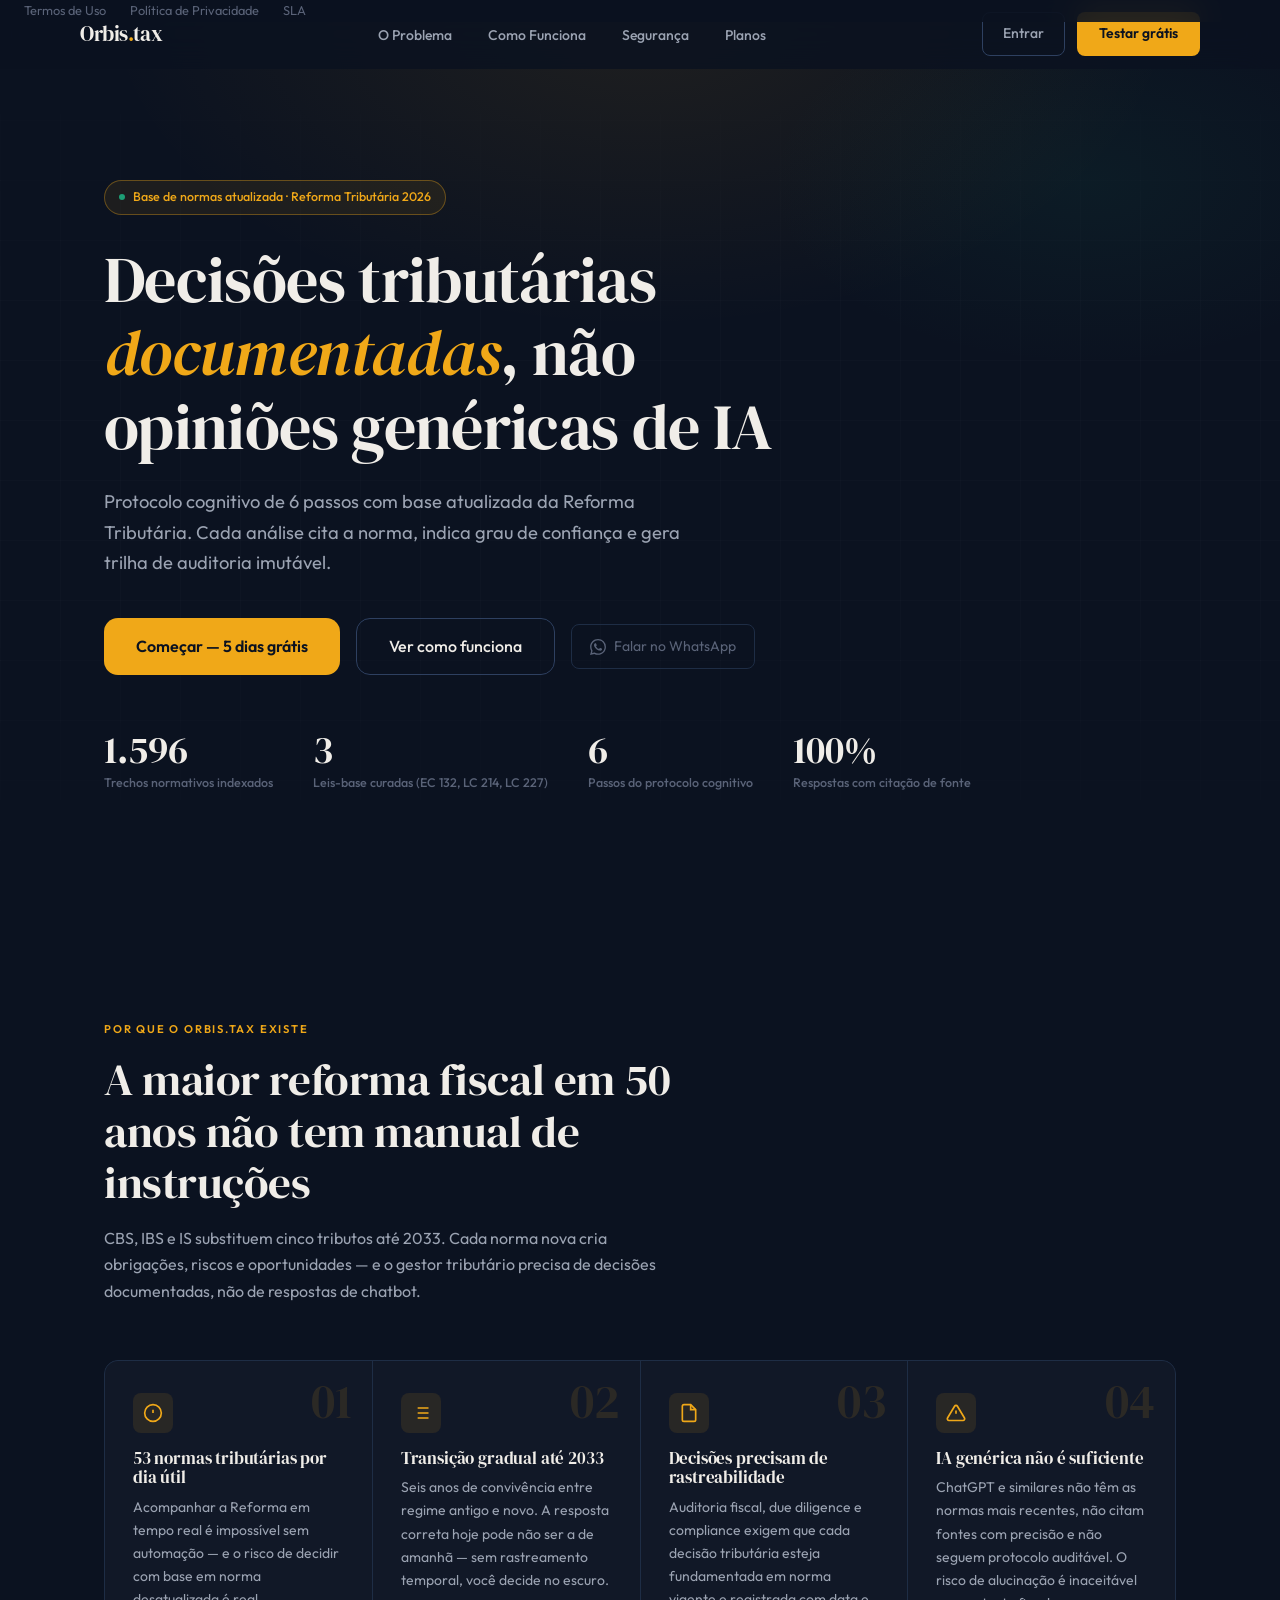
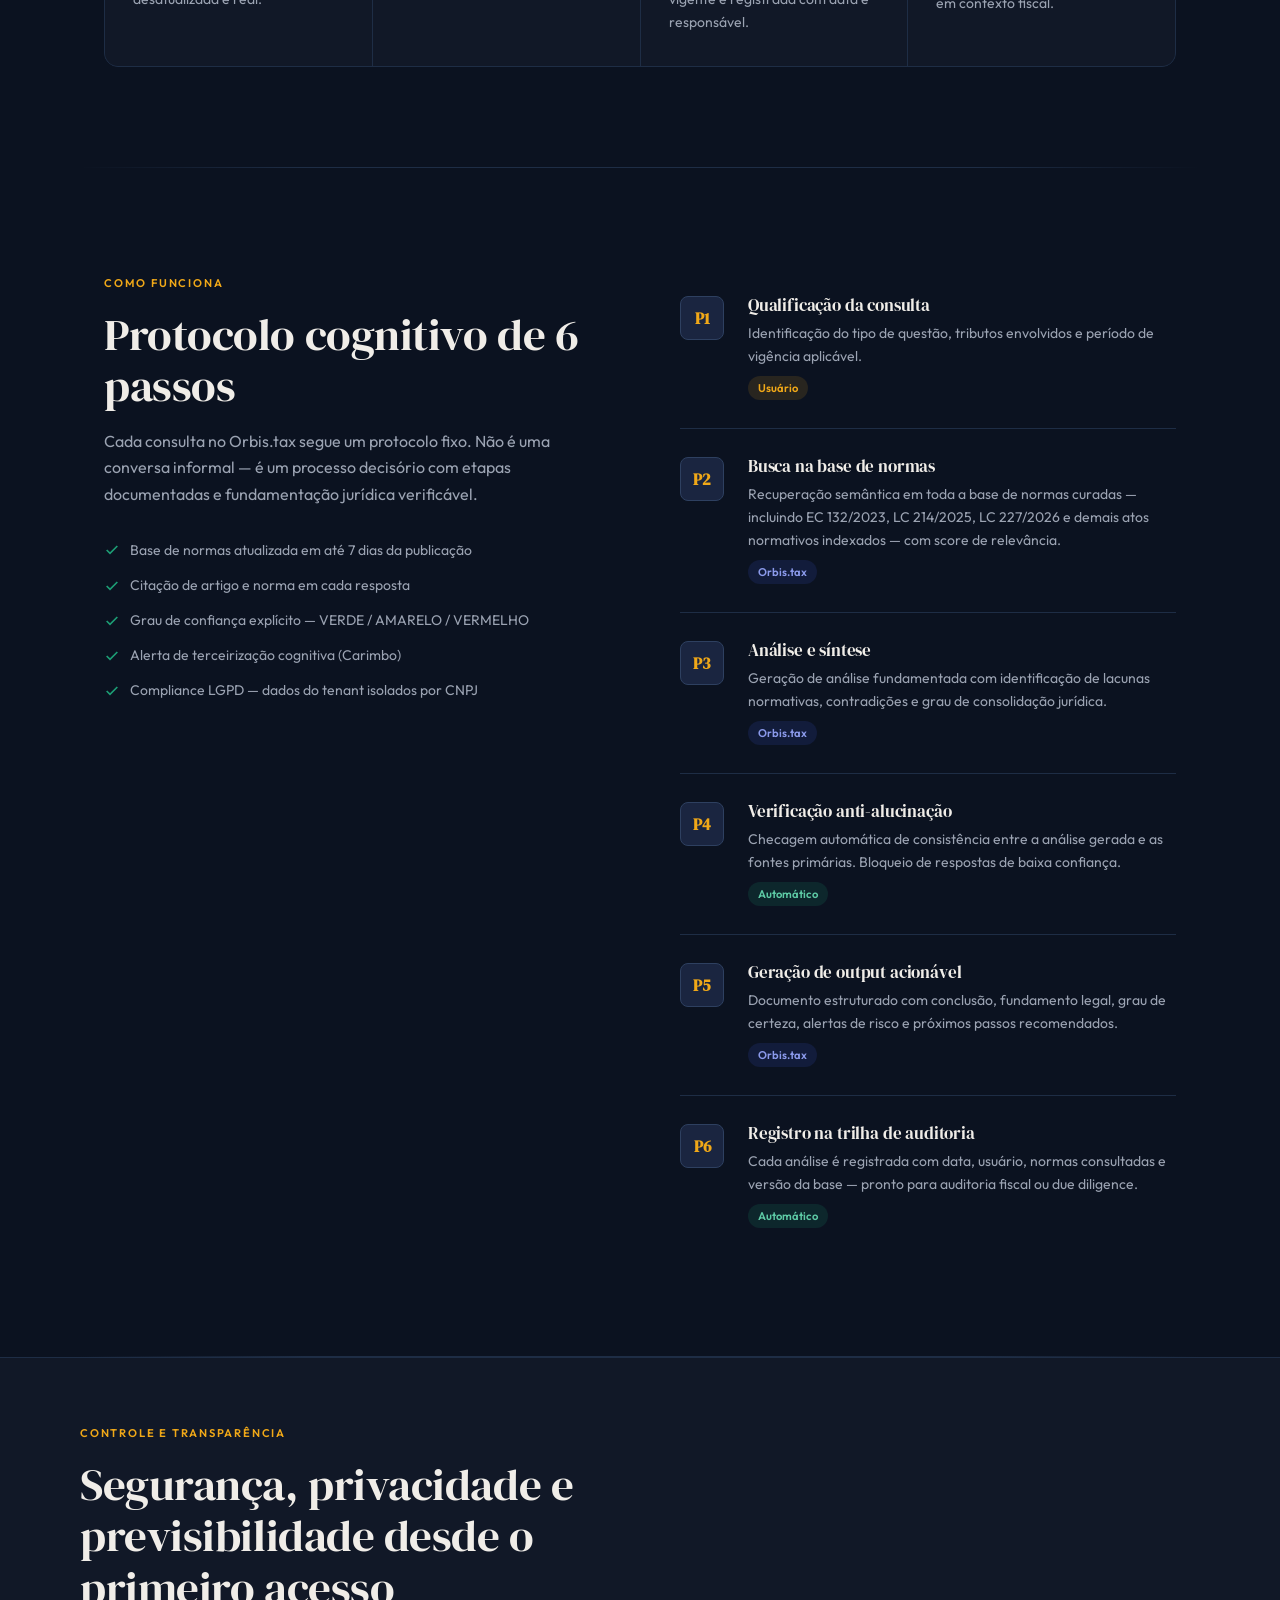
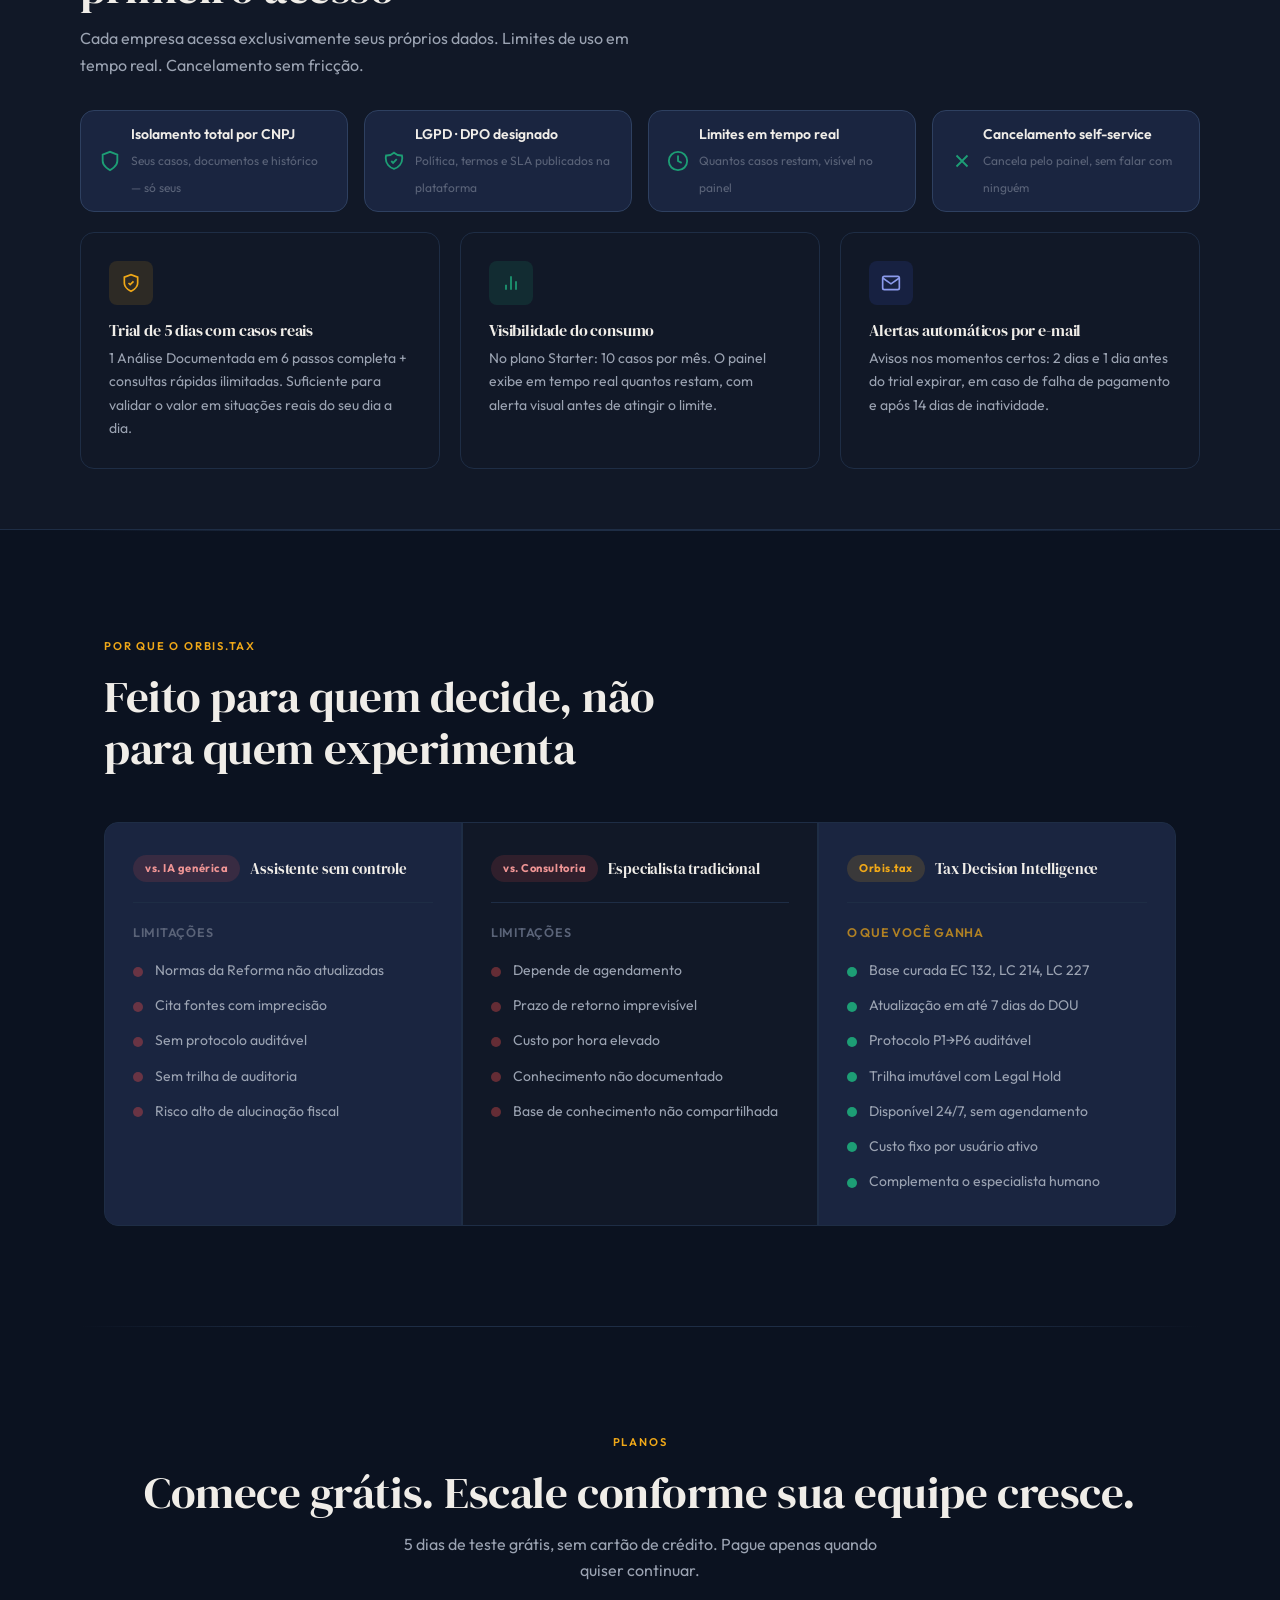
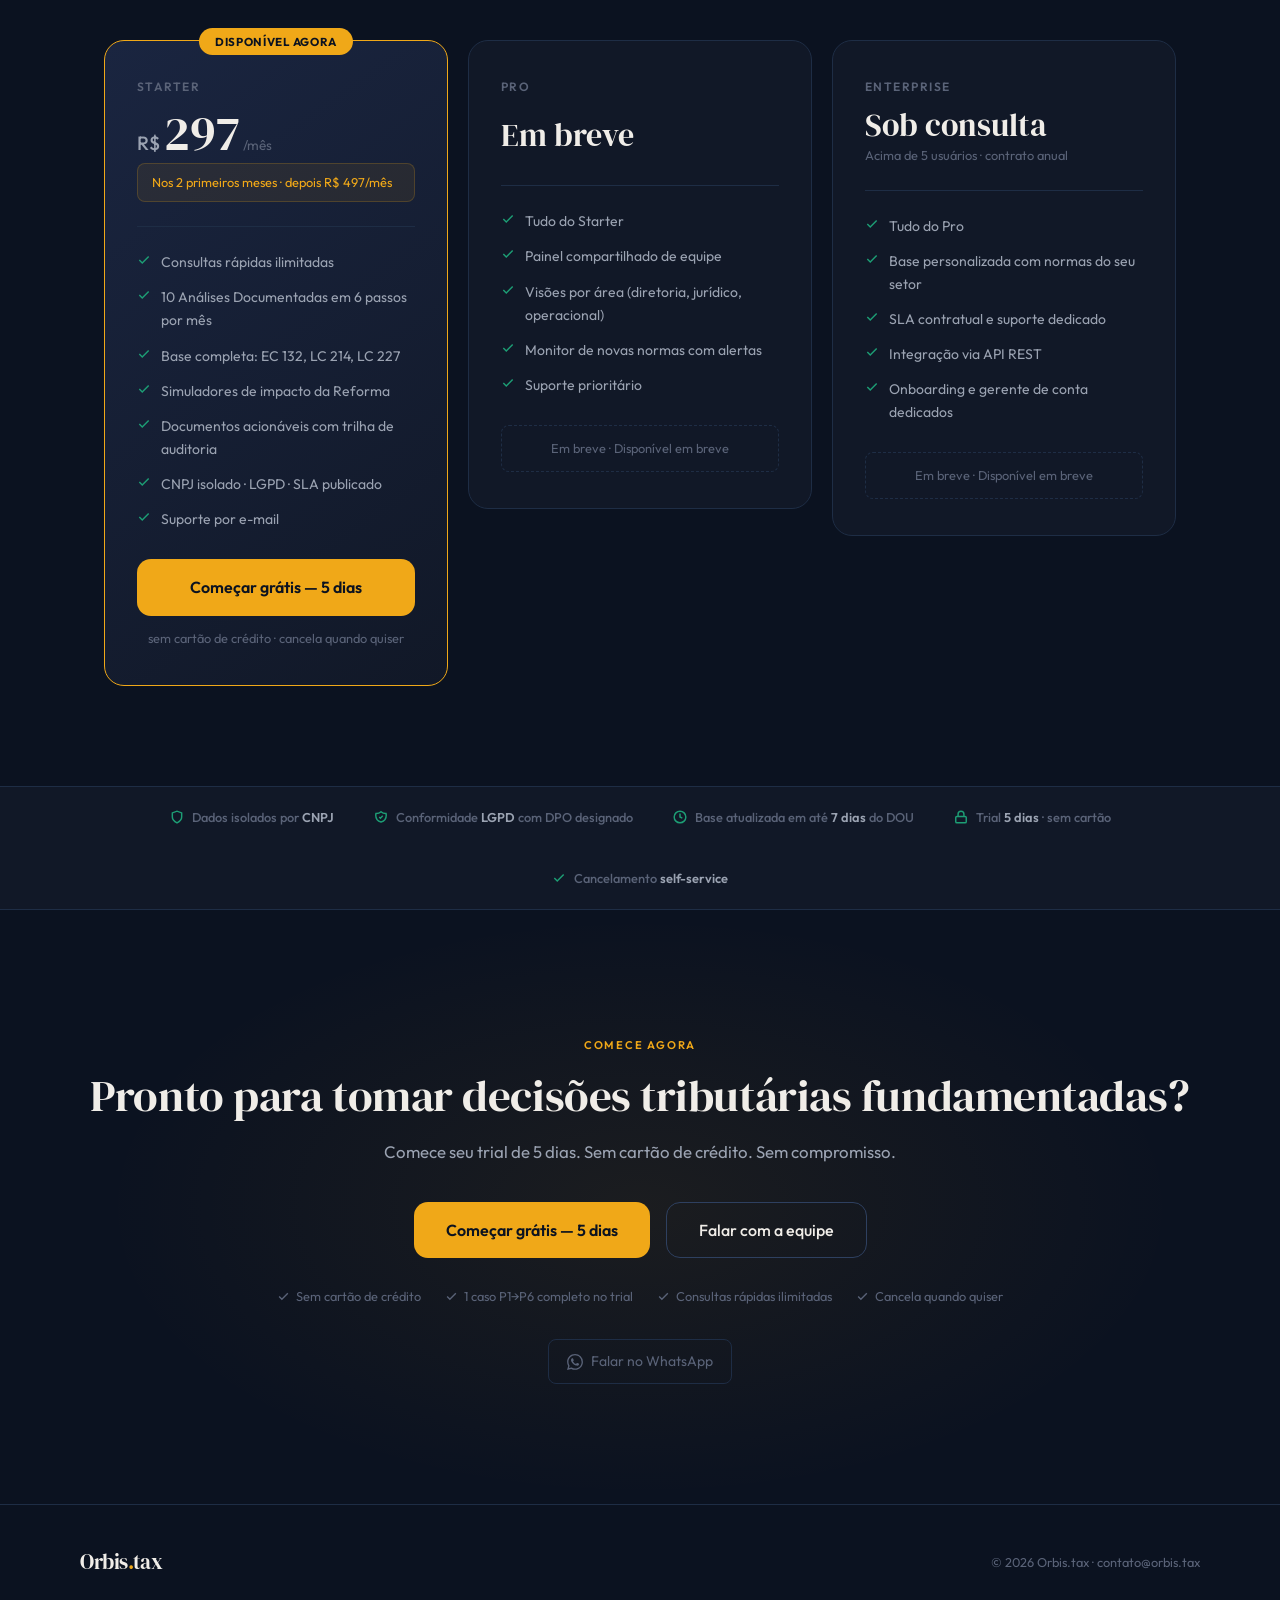
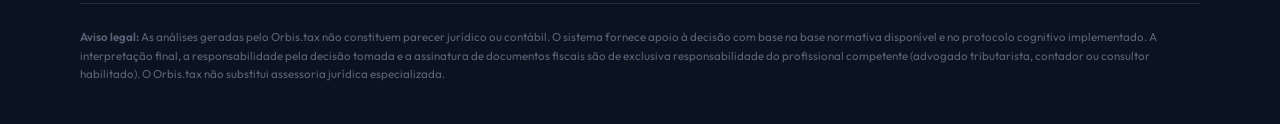
<file: frontend/public/landing-page.html>
<!DOCTYPE html>
<html lang="pt-BR">
<head>
<meta charset="UTF-8">
<meta name="viewport" content="width=device-width, initial-scale=1.0">
<title>Orbis.tax — Decisões tributárias documentadas, não opiniões de IA</title>
<meta name="description" content="Protocolo cognitivo de 6 passos com base atualizada da Reforma Tributária. Cada análise cita a norma, indica grau de confiança e gera trilha de auditoria imutável.">
<link rel="preconnect" href="https://fonts.googleapis.com">
<link rel="preconnect" href="https://fonts.gstatic.com" crossorigin>
<link href="https://fonts.googleapis.com/css2?family=DM+Serif+Display:ital@0;1&family=Outfit:wght@300;400;500;600;700&display=swap" rel="stylesheet">
<style>
*,*::before,*::after{box-sizing:border-box;margin:0;padding:0}
:root{
  --navy:#0B1220;
  --navy-2:#111827;
  --navy-3:#1a2540;
  --navy-4:#243050;
  --amber:#F0A818;
  --amber-light:#F5C254;
  --amber-dim:#7A5310;
  --teal:#1D9E75;
  --teal-light:#5DCAA5;
  --red:#E24B4A;
  --text-primary:#F0EDE8;
  --text-secondary:#9BA3B2;
  --text-muted:#5A6378;
  --border:#1E2D45;
  --border-bright:#2E4060;
  --serif:'DM Serif Display',Georgia,serif;
  --sans:'Outfit',system-ui,sans-serif;
  --radius:8px;
  --radius-lg:14px;
  --radius-xl:20px;
}
html{scroll-behavior:smooth;font-size:16px}
html{overflow-x:hidden}
body{
  background:var(--navy);
  color:var(--text-primary);
  font-family:var(--sans);
  font-weight:400;
  line-height:1.65;
  overflow-x:hidden;
  -webkit-font-smoothing:antialiased;
}

/* ── TYPOGRAPHY ── */
h1,h2,h3{font-family:var(--serif);font-weight:400;line-height:1.15;letter-spacing:-0.01em}
h1{font-size:clamp(2.6rem,5vw,4.2rem)}
h2{font-size:clamp(1.9rem,3.5vw,2.8rem)}
h3{font-size:clamp(1.2rem,2vw,1.5rem)}
p{font-size:1rem;color:var(--text-secondary)}
strong{color:var(--text-primary);font-weight:600}
a{color:inherit;text-decoration:none}

/* ── LAYOUT ── */
.container{max-width:1120px;margin:0 auto;padding:0 24px}
.section{padding:100px 0}
.section-label{
  display:inline-block;
  font-family:var(--sans);
  font-size:0.7rem;
  font-weight:600;
  letter-spacing:.16em;
  text-transform:uppercase;
  color:var(--amber);
  margin-bottom:1rem;
}

/* ── REVEAL ANIMATIONS ── */
.reveal{opacity:0;transform:translateY(28px);transition:opacity .65s ease,transform .65s ease}
.reveal.visible{opacity:1;transform:none}
.reveal-delay-1{transition-delay:.1s}
.reveal-delay-2{transition-delay:.2s}
.reveal-delay-3{transition-delay:.3s}
.reveal-delay-4{transition-delay:.4s}

/* ── NAV ── */
nav{
  position:fixed;top:0;left:0;right:0;z-index:100;
  padding:0 24px;
  background:rgba(11,18,32,0.85);
  backdrop-filter:blur(16px);
  -webkit-backdrop-filter:blur(16px);
  border-bottom:1px solid transparent;
  transition:border-color .3s;
}
nav.scrolled{border-color:var(--border)}
.nav-inner{
  max-width:1120px;margin:0 auto;
  display:flex;align-items:center;justify-content:space-between;
  height:68px;
}
.nav-logo{
  font-family:var(--serif);
  font-size:1.3rem;
  color:var(--text-primary);
  letter-spacing:-.02em;
}
.nav-logo span{color:var(--amber)}
.nav-links{display:flex;align-items:center;gap:36px;list-style:none}
.nav-links a{
  font-size:.875rem;font-weight:500;
  color:var(--text-secondary);
  transition:color .2s;
}
.nav-links a:hover{color:var(--text-primary)}
.nav-actions{display:flex;align-items:center;gap:12px}
.btn-ghost{
  padding:9px 20px;border-radius:var(--radius);
  font-family:var(--sans);font-size:.875rem;font-weight:500;
  color:var(--text-secondary);
  border:1px solid var(--border-bright);
  transition:all .2s;cursor:pointer;
  background:transparent;
}
.btn-ghost:hover{color:var(--text-primary);border-color:var(--text-muted)}
.btn-primary{
  padding:10px 22px;border-radius:var(--radius);
  font-family:var(--sans);font-size:.875rem;font-weight:600;
  background:var(--amber);color:#0B1220;
  border:none;cursor:pointer;
  transition:background .2s,transform .15s;
  white-space:nowrap;
}
.btn-primary:hover{background:var(--amber-light);transform:translateY(-1px)}
.btn-primary:active{transform:translateY(0)}
.btn-lg{padding:15px 32px;font-size:1rem;border-radius:var(--radius-lg)}
.btn-outline-lg{
  padding:14px 32px;border-radius:var(--radius-lg);
  font-family:var(--sans);font-size:1rem;font-weight:500;
  color:var(--text-primary);
  border:1px solid var(--border-bright);
  cursor:pointer;background:transparent;
  transition:all .2s;
}
.btn-outline-lg:hover{background:var(--navy-3);border-color:var(--text-muted)}

/* ── HERO ── */
#hero{
  padding:180px 0 120px;
  position:relative;overflow:hidden;
}
.hero-bg{
  position:absolute;inset:0;
  background:
    radial-gradient(ellipse 70% 60% at 50% 0%, rgba(240,168,24,.09) 0%, transparent 60%),
    radial-gradient(ellipse 50% 40% at 85% 20%, rgba(29,158,117,.07) 0%, transparent 50%);
  pointer-events:none;
}
.hero-grid-lines{
  position:absolute;inset:0;
  background-image:
    linear-gradient(rgba(255,255,255,.025) 1px, transparent 1px),
    linear-gradient(90deg, rgba(255,255,255,.025) 1px, transparent 1px);
  background-size:60px 60px;
  mask-image:linear-gradient(to bottom, transparent, rgba(0,0,0,.6) 30%, rgba(0,0,0,.6) 70%, transparent);
  pointer-events:none;
}
.hero-badge{
  display:inline-flex;align-items:center;gap:8px;
  padding:6px 14px;border-radius:100px;
  border:1px solid rgba(240,168,24,.35);
  background:rgba(240,168,24,.08);
  font-size:.78rem;font-weight:500;color:var(--amber);
  margin-bottom:28px;
  animation:fadeIn .8s ease both;
}
.hero-badge-dot{
  width:6px;height:6px;border-radius:50%;
  background:var(--teal);
  animation:pulse 2s ease infinite;
}
@keyframes pulse{0%,100%{opacity:1;transform:scale(1)}50%{opacity:.6;transform:scale(.85)}}
@keyframes fadeIn{from{opacity:0;transform:translateY(-10px)}to{opacity:1;transform:none}}
.hero-headline{
  margin-bottom:24px;
  animation:slideUp .9s ease .1s both;
}
.hero-headline em{
  font-style:italic;color:var(--amber);
}
@keyframes slideUp{from{opacity:0;transform:translateY(32px)}to{opacity:1;transform:none}}
.hero-sub{
  font-size:1.15rem;max-width:600px;
  color:var(--text-secondary);margin-bottom:40px;
  animation:slideUp .9s ease .2s both;
}
.hero-actions{
  display:flex;align-items:center;gap:16px;flex-wrap:wrap;
  margin-bottom:56px;
  animation:slideUp .9s ease .3s both;
}
.hero-wa{
  display:inline-flex;align-items:center;gap:8px;
  font-size:.875rem;color:var(--text-muted);
  border:1px solid var(--border);
  padding:10px 18px;border-radius:var(--radius);
  transition:all .2s;cursor:pointer;
}
.hero-wa:hover{color:var(--text-secondary);border-color:var(--border-bright)}
.hero-wa svg{flex-shrink:0}
.hero-stats{
  display:flex;gap:40px;flex-wrap:wrap;
  animation:slideUp .9s ease .4s both;
}
.hero-stat-num{
  font-family:var(--serif);font-size:2.4rem;
  color:var(--text-primary);line-height:1;
}
.hero-stat-label{font-size:.78rem;color:var(--text-muted);margin-top:4px;font-weight:500}

/* ── TRUST BAR ── */
.trust-bar{
  border-top:1px solid var(--border);
  border-bottom:1px solid var(--border);
  background:var(--navy-2);
  padding:20px 24px;
}
.trust-bar-inner{
  max-width:1120px;margin:0 auto;
  display:flex;align-items:center;justify-content:center;
  gap:40px;flex-wrap:wrap;
}
.trust-item{
  display:flex;align-items:center;gap:8px;
  font-size:.8rem;font-weight:500;color:var(--text-muted);
}
.trust-item svg{color:var(--teal);flex-shrink:0}
.trust-item strong{color:var(--text-secondary);font-weight:600}

/* ── PROBLEM ── */
.problem-grid{
  display:grid;grid-template-columns:repeat(auto-fit,minmax(240px,1fr));
  gap:1px;background:var(--border);border-radius:var(--radius-lg);overflow:hidden;
  border:1px solid var(--border);
}
.problem-card{
  background:var(--navy-2);padding:32px 28px;
  position:relative;
}
.problem-num{
  font-family:var(--serif);font-size:3rem;
  color:rgba(240,168,24,.12);
  position:absolute;top:16px;right:20px;line-height:1;
}
.problem-icon{
  width:40px;height:40px;border-radius:var(--radius);
  background:rgba(240,168,24,.1);
  display:flex;align-items:center;justify-content:center;
  margin-bottom:16px;
}
.problem-icon svg{color:var(--amber)}
.problem-card h3{font-size:1.05rem;margin-bottom:8px}

/* ── PROTOCOLO ── */
.protocol-list{display:flex;flex-direction:column;gap:0}
.protocol-item{
  display:flex;gap:24px;align-items:flex-start;
  padding:28px 0;
  border-bottom:1px solid var(--border);
  position:relative;
}
.protocol-item:last-child{border-bottom:none}
.protocol-step{
  flex-shrink:0;width:44px;height:44px;
  border-radius:var(--radius);
  background:var(--navy-3);
  border:1px solid var(--border-bright);
  display:flex;align-items:center;justify-content:center;
  font-family:var(--serif);font-size:1rem;color:var(--amber);
  font-weight:700;
}
.protocol-content h3{font-size:1.05rem;margin-bottom:6px}
.protocol-tag{
  display:inline-block;padding:3px 10px;border-radius:100px;
  font-size:.7rem;font-weight:600;
  margin-top:8px;
}
.tag-auto{background:rgba(29,158,117,.15);color:var(--teal-light)}
.tag-human{background:rgba(240,168,24,.12);color:var(--amber)}
.tag-ai{background:rgba(53,74,183,.18);color:#8B9AEB}

/* ── FEATURES NOVAS ── */
.features-new-grid{
  display:grid;grid-template-columns:repeat(auto-fit,minmax(280px,1fr));
  gap:20px;
}
.feature-card{
  background:var(--navy-2);border:1px solid var(--border);
  border-radius:var(--radius-lg);padding:28px;
  transition:border-color .2s,transform .2s;
}
.feature-card:hover{border-color:var(--border-bright);transform:translateY(-2px)}
.feature-card-icon{
  width:44px;height:44px;border-radius:var(--radius);
  display:flex;align-items:center;justify-content:center;
  margin-bottom:16px;
}
.ic-teal{background:rgba(29,158,117,.15)}
.ic-teal svg{color:var(--teal)}
.ic-amber{background:rgba(240,168,24,.12)}
.ic-amber svg{color:var(--amber)}
.ic-blue{background:rgba(53,74,183,.18)}
.ic-blue svg{color:#8B9AEB}
.feature-card h3{font-size:1rem;margin-bottom:8px}

/* ── DIFERENCIAIS ── */
.diff-grid{display:grid;grid-template-columns:1fr 1fr 1fr;gap:1px;background:var(--border);border-radius:var(--radius-lg);overflow:hidden;border:1px solid var(--border)}
@media(max-width:768px){.diff-grid{grid-template-columns:1fr}}
.diff-col{background:var(--navy-2);padding:32px 28px}
.diff-col:first-child{background:var(--navy-3)}
.diff-header{
  display:flex;align-items:center;gap:10px;
  padding-bottom:20px;margin-bottom:20px;
  border-bottom:1px solid var(--border);
}
.diff-vs-badge{
  padding:4px 12px;border-radius:100px;
  font-size:.7rem;font-weight:700;
  background:rgba(226,75,74,.15);color:#F09595;
  letter-spacing:.05em;
}
.diff-orbis-badge{
  padding:4px 12px;border-radius:100px;
  font-size:.7rem;font-weight:700;
  background:rgba(240,168,24,.15);color:var(--amber);
  letter-spacing:.05em;
}
.diff-list{list-style:none;display:flex;flex-direction:column;gap:12px}
.diff-list li{
  font-size:.875rem;color:var(--text-secondary);
  padding-left:22px;position:relative;
}
.diff-list li::before{
  content:'';position:absolute;left:0;top:.55em;
  width:10px;height:10px;border-radius:50%;
  flex-shrink:0;
}
.diff-list.negative li::before{background:rgba(226,75,74,.4)}
.diff-list.positive li::before{background:var(--teal)}
.diff-title{font-size:.78rem;font-weight:600;color:var(--text-muted);letter-spacing:.06em;text-transform:uppercase;margin-bottom:16px}

/* ── PRICING ── */
.pricing-grid{
  display:grid;grid-template-columns:repeat(auto-fit,minmax(280px,1fr));
  gap:20px;align-items:start;
}
.price-card{
  background:var(--navy-2);border:1px solid var(--border);
  border-radius:var(--radius-xl);padding:36px 32px;
  position:relative;transition:border-color .2s;
}
.price-card:hover{border-color:var(--border-bright)}
.price-card.featured{
  border-color:var(--amber);
  background:linear-gradient(145deg,var(--navy-3) 0%,var(--navy-2) 100%);
}
.price-badge{
  position:absolute;top:-13px;left:50%;transform:translateX(-50%);
  padding:4px 16px;border-radius:100px;
  background:var(--amber);color:#0B1220;
  font-size:.72rem;font-weight:700;letter-spacing:.06em;text-transform:uppercase;
  white-space:nowrap;
}
.price-label{font-size:.75rem;font-weight:600;letter-spacing:.12em;text-transform:uppercase;color:var(--text-muted);margin-bottom:12px}
.price-amount{
  display:flex;align-items:baseline;gap:4px;margin-bottom:4px;
}
.price-currency{font-size:1.2rem;color:var(--text-secondary);font-weight:500;margin-top:6px}
.price-number{font-family:var(--serif);font-size:3rem;color:var(--text-primary);line-height:1}
.price-period{font-size:.85rem;color:var(--text-muted)}
.price-promo{
  font-size:.8rem;color:var(--amber);margin-bottom:24px;
  padding:8px 14px;border-radius:var(--radius);
  background:rgba(240,168,24,.08);border:1px solid rgba(240,168,24,.2);
}
.price-divider{height:1px;background:var(--border);margin:24px 0}
.price-features{list-style:none;display:flex;flex-direction:column;gap:12px;margin-bottom:28px}
.price-features li{
  font-size:.875rem;color:var(--text-secondary);
  display:flex;align-items:flex-start;gap:10px;
}
.price-features li svg{color:var(--teal);flex-shrink:0;margin-top:2px}
.price-coming{
  font-size:.8rem;color:var(--text-muted);
  text-align:center;padding:12px;
  border:1px dashed var(--border);border-radius:var(--radius);
  margin-top:8px;
}
.trial-note{
  text-align:center;font-size:.8rem;color:var(--text-muted);margin-top:12px;
}

/* ── SECURITY STRIP ── */
.security-strip{
  background:var(--navy-2);border-top:1px solid var(--border);border-bottom:1px solid var(--border);
  padding:60px 24px;
}
.security-inner{max-width:1120px;margin:0 auto}
.security-badges{
  display:flex;gap:16px;flex-wrap:wrap;margin-top:32px;
}
.sec-badge{
  display:flex;align-items:center;gap:10px;
  padding:12px 18px;border-radius:var(--radius-lg);
  background:var(--navy-3);border:1px solid var(--border-bright);
  flex:1;min-width:180px;
}
.sec-badge svg{color:var(--teal);flex-shrink:0}
.sec-badge-text strong{display:block;font-size:.875rem;font-weight:600;color:var(--text-primary)}
.sec-badge-text span{font-size:.75rem;color:var(--text-muted)}

/* ── FINAL CTA ── */
.final-cta{
  text-align:center;padding:120px 24px;
  position:relative;overflow:hidden;
}
.final-cta-bg{
  position:absolute;inset:0;
  background:radial-gradient(ellipse 60% 70% at 50% 50%, rgba(240,168,24,.07) 0%, transparent 70%);
  pointer-events:none;
}
.final-cta h2{margin-bottom:16px}
.final-cta p{max-width:520px;margin:0 auto 36px;font-size:1.05rem}
.final-cta-actions{display:flex;align-items:center;justify-content:center;gap:16px;flex-wrap:wrap}
.trial-details{
  display:flex;align-items:center;gap:24px;justify-content:center;flex-wrap:wrap;
  margin-top:28px;font-size:.8rem;color:var(--text-muted);
}
.trial-details span{display:flex;align-items:center;gap:6px}

/* ── FOOTER ── */
footer{
  border-top:1px solid var(--border);padding:40px 24px;
  background:var(--navy);
}
.footer-inner{
  max-width:1120px;margin:0 auto;
  display:flex;align-items:center;justify-content:space-between;flex-wrap:wrap;gap:20px;
}
.footer-links{display:flex;gap:24px;flex-wrap:wrap}
.footer-links a{font-size:.8rem;color:var(--text-muted);transition:color .2s}
.footer-links a:hover{color:var(--text-secondary)}
.footer-copy{font-size:.8rem;color:var(--text-muted)}
.disclaimer{
  max-width:1120px;margin:24px auto 0;padding-top:24px;
  border-top:1px solid var(--border);
  font-size:.72rem;color:var(--text-muted);line-height:1.6;
}

/* ── DIVIDER ── */
.section-divider{
  height:1px;max-width:1120px;margin:0 auto;
  background:linear-gradient(90deg,transparent,var(--border) 20%,var(--border) 80%,transparent);
}

/* ── RESPONSIVE ── */
@media(max-width:900px){
  .nav-links{display:none}
  .hero-stats{gap:28px}
  .protocol-item{gap:16px}
}
@media(max-width:600px){
  #hero{padding:140px 0 80px}
  .hero-actions{flex-direction:column;align-items:flex-start}
  .btn-lg,.btn-outline-lg{width:100%;text-align:center;justify-content:center}
  .trust-bar-inner{gap:24px}
  .diff-grid{grid-template-columns:1fr}
}
</style>
</head>
<body>

<!-- NAV -->
<nav id="nav">
  <div class="nav-inner">
    <a href="#" class="nav-logo">Orbis<span>.</span>tax</a>
    <ul class="nav-links">
      <li><a href="#problema">O Problema</a></li>
      <li><a href="#solucao">Como Funciona</a></li>
      <li><a href="#seguranca">Segurança</a></li>
      <li><a href="#precos">Planos</a></li>
    </ul>
    <div class="nav-actions">
      <a href="/login" class="btn-ghost">Entrar</a>
      <a href="/register" class="btn-primary">Testar grátis</a>
    </div>
  </div>
</nav>

<!-- HERO -->
<section id="hero">
  <div class="hero-bg"></div>
  <div class="hero-grid-lines"></div>
  <div class="container" style="position:relative">

    <div class="hero-badge">
      <span class="hero-badge-dot"></span>
      Base de normas atualizada · Reforma Tributária 2026
    </div>

    <h1 class="hero-headline">
      Decisões tributárias<br>
      <em>documentadas</em>, não<br>
      opiniões genéricas de IA
    </h1>

    <p class="hero-sub">
      Protocolo cognitivo de 6 passos com base atualizada da Reforma Tributária.
      Cada análise cita a norma, indica grau de confiança e gera trilha de auditoria imutável.
    </p>

    <div class="hero-actions">
      <a href="/register" class="btn-primary btn-lg">Começar — 5 dias grátis</a>
      <a href="#solucao" class="btn-outline-lg">Ver como funciona</a>
      <a href="https://wa.me/5511972521970?text=Ol%C3%A1%2C%20tenho%20interesse%20no%20Orbis.tax" class="hero-wa" target="_blank" rel="noopener">
        <svg width="16" height="16" viewBox="0 0 24 24" fill="currentColor"><path d="M17.472 14.382c-.297-.149-1.758-.867-2.03-.967-.273-.099-.471-.148-.67.15-.197.297-.767.966-.94 1.164-.173.199-.347.223-.644.075-.297-.15-1.255-.463-2.39-1.475-.883-.788-1.48-1.761-1.653-2.059-.173-.297-.018-.458.13-.606.134-.133.298-.347.446-.52.149-.174.198-.298.298-.497.099-.198.05-.371-.025-.52-.075-.149-.669-1.612-.916-2.207-.242-.579-.487-.5-.669-.51-.173-.008-.371-.01-.57-.01-.198 0-.52.074-.792.372-.272.297-1.04 1.016-1.04 2.479 0 1.462 1.065 2.875 1.213 3.074.149.198 2.096 3.2 5.077 4.487.709.306 1.262.489 1.694.625.712.227 1.36.195 1.871.118.571-.085 1.758-.719 2.006-1.413.248-.694.248-1.289.173-1.413-.074-.124-.272-.198-.57-.347m-5.421 7.403h-.004a9.87 9.87 0 01-5.031-1.378l-.361-.214-3.741.982.998-3.648-.235-.374a9.86 9.86 0 01-1.51-5.26c.001-5.45 4.436-9.884 9.888-9.884 2.64 0 5.122 1.03 6.988 2.898a9.825 9.825 0 012.893 6.994c-.003 5.45-4.437 9.884-9.885 9.884m8.413-18.297A11.815 11.815 0 0012.05 0C5.495 0 .16 5.335.157 11.892c0 2.096.547 4.142 1.588 5.945L.057 24l6.305-1.654a11.882 11.882 0 005.683 1.448h.005c6.554 0 11.89-5.335 11.893-11.893a11.821 11.821 0 00-3.48-8.413z"/></svg>
        Falar no WhatsApp
      </a>
    </div>

    <div class="hero-stats">
      <div>
        <div class="hero-stat-num">1.596</div>
        <div class="hero-stat-label">Trechos normativos indexados</div>
      </div>
      <div>
        <div class="hero-stat-num">3</div>
        <div class="hero-stat-label">Leis-base curadas (EC 132, LC 214, LC 227)</div>
      </div>
      <div>
        <div class="hero-stat-num">6</div>
        <div class="hero-stat-label">Passos do protocolo cognitivo</div>
      </div>
      <div>
        <div class="hero-stat-num">100%</div>
        <div class="hero-stat-label">Respostas com citação de fonte</div>
      </div>
    </div>

  </div>
</section>

<!-- PROBLEMA -->
<section class="section" id="problema">
  <div class="container">
    <div class="reveal">
      <span class="section-label">Por que o Orbis.tax existe</span>
      <h2 style="max-width:640px;margin-bottom:16px">
        A maior reforma fiscal em 50 anos não tem manual de instruções
      </h2>
      <p style="max-width:580px;margin-bottom:56px">
        CBS, IBS e IS substituem cinco tributos até 2033. Cada norma nova cria obrigações, riscos e oportunidades — e o gestor tributário precisa de decisões documentadas, não de respostas de chatbot.
      </p>
    </div>

    <div class="problem-grid reveal reveal-delay-1">
      <div class="problem-card">
        <div class="problem-num">01</div>
        <div class="problem-icon">
          <svg width="20" height="20" viewBox="0 0 24 24" fill="none" stroke="currentColor" stroke-width="2"><circle cx="12" cy="12" r="10"/><line x1="12" y1="8" x2="12" y2="12"/><line x1="12" y1="16" x2="12.01" y2="16"/></svg>
        </div>
        <h3>53 normas tributárias por dia útil</h3>
        <p style="margin-top:8px;font-size:.875rem">Acompanhar a Reforma em tempo real é impossível sem automação — e o risco de decidir com base em norma desatualizada é real.</p>
      </div>
      <div class="problem-card">
        <div class="problem-num">02</div>
        <div class="problem-icon">
          <svg width="20" height="20" viewBox="0 0 24 24" fill="none" stroke="currentColor" stroke-width="2"><path d="M8 6h13M8 12h13M8 18h13M3 6h.01M3 12h.01M3 18h.01"/></svg>
        </div>
        <h3>Transição gradual até 2033</h3>
        <p style="margin-top:8px;font-size:.875rem">Seis anos de convivência entre regime antigo e novo. A resposta correta hoje pode não ser a de amanhã — sem rastreamento temporal, você decide no escuro.</p>
      </div>
      <div class="problem-card">
        <div class="problem-num">03</div>
        <div class="problem-icon">
          <svg width="20" height="20" viewBox="0 0 24 24" fill="none" stroke="currentColor" stroke-width="2"><path d="M14 2H6a2 2 0 00-2 2v16a2 2 0 002 2h12a2 2 0 002-2V8z"/><polyline points="14 2 14 8 20 8"/></svg>
        </div>
        <h3>Decisões precisam de rastreabilidade</h3>
        <p style="margin-top:8px;font-size:.875rem">Auditoria fiscal, due diligence e compliance exigem que cada decisão tributária esteja fundamentada em norma vigente e registrada com data e responsável.</p>
      </div>
      <div class="problem-card">
        <div class="problem-num">04</div>
        <div class="problem-icon">
          <svg width="20" height="20" viewBox="0 0 24 24" fill="none" stroke="currentColor" stroke-width="2"><path d="M10.29 3.86L1.82 18a2 2 0 001.71 3h16.94a2 2 0 001.71-3L13.71 3.86a2 2 0 00-3.42 0z"/><line x1="12" y1="9" x2="12" y2="13"/><line x1="12" y1="17" x2="12.01" y2="17"/></svg>
        </div>
        <h3>IA genérica não é suficiente</h3>
        <p style="margin-top:8px;font-size:.875rem">ChatGPT e similares não têm as normas mais recentes, não citam fontes com precisão e não seguem protocolo auditável. O risco de alucinação é inaceitável em contexto fiscal.</p>
      </div>
    </div>
  </div>
</section>

<div class="section-divider"></div>

<!-- PROTOCOLO -->
<section class="section" id="solucao">
  <div class="container">
    <div style="display:grid;grid-template-columns:1fr 1fr;gap:80px;align-items:start" class="reveal">
      <div>
        <span class="section-label">Como funciona</span>
        <h2 style="margin-bottom:16px">Protocolo cognitivo de 6 passos</h2>
        <p>Cada consulta no Orbis.tax segue um protocolo fixo. Não é uma conversa informal — é um processo decisório com etapas documentadas e fundamentação jurídica verificável.</p>
        <div style="margin-top:32px;display:flex;flex-direction:column;gap:12px">
          <div style="display:flex;align-items:center;gap:10px;font-size:.875rem;color:var(--text-secondary)">
            <svg width="16" height="16" viewBox="0 0 24 24" fill="none" stroke="var(--teal)" stroke-width="2.5"><polyline points="20 6 9 17 4 12"/></svg>
            Base de normas atualizada em até 7 dias da publicação
          </div>
          <div style="display:flex;align-items:center;gap:10px;font-size:.875rem;color:var(--text-secondary)">
            <svg width="16" height="16" viewBox="0 0 24 24" fill="none" stroke="var(--teal)" stroke-width="2.5"><polyline points="20 6 9 17 4 12"/></svg>
            Citação de artigo e norma em cada resposta
          </div>
          <div style="display:flex;align-items:center;gap:10px;font-size:.875rem;color:var(--text-secondary)">
            <svg width="16" height="16" viewBox="0 0 24 24" fill="none" stroke="var(--teal)" stroke-width="2.5"><polyline points="20 6 9 17 4 12"/></svg>
            Grau de confiança explícito — VERDE / AMARELO / VERMELHO
          </div>
          <div style="display:flex;align-items:center;gap:10px;font-size:.875rem;color:var(--text-secondary)">
            <svg width="16" height="16" viewBox="0 0 24 24" fill="none" stroke="var(--teal)" stroke-width="2.5"><polyline points="20 6 9 17 4 12"/></svg>
            Alerta de terceirização cognitiva (Carimbo)
          </div>
          <div style="display:flex;align-items:center;gap:10px;font-size:.875rem;color:var(--text-secondary)">
            <svg width="16" height="16" viewBox="0 0 24 24" fill="none" stroke="var(--teal)" stroke-width="2.5"><polyline points="20 6 9 17 4 12"/></svg>
            Compliance LGPD — dados do tenant isolados por CNPJ
          </div>
        </div>
      </div>
      <div class="protocol-list">
        <div class="protocol-item">
          <div class="protocol-step">P1</div>
          <div class="protocol-content">
            <h3>Qualificação da consulta</h3>
            <p style="font-size:.875rem">Identificação do tipo de questão, tributos envolvidos e período de vigência aplicável.</p>
            <span class="protocol-tag tag-human">Usuário</span>
          </div>
        </div>
        <div class="protocol-item">
          <div class="protocol-step">P2</div>
          <div class="protocol-content">
            <h3>Busca na base de normas</h3>
            <p style="font-size:.875rem">Recuperação semântica em toda a base de normas curadas — incluindo EC 132/2023, LC 214/2025, LC 227/2026 e demais atos normativos indexados — com score de relevância.</p>
            <span class="protocol-tag tag-ai">Orbis.tax</span>
          </div>
        </div>
        <div class="protocol-item">
          <div class="protocol-step">P3</div>
          <div class="protocol-content">
            <h3>Análise e síntese</h3>
            <p style="font-size:.875rem">Geração de análise fundamentada com identificação de lacunas normativas, contradições e grau de consolidação jurídica.</p>
            <span class="protocol-tag tag-ai">Orbis.tax</span>
          </div>
        </div>
        <div class="protocol-item">
          <div class="protocol-step">P4</div>
          <div class="protocol-content">
            <h3>Verificação anti-alucinação</h3>
            <p style="font-size:.875rem">Checagem automática de consistência entre a análise gerada e as fontes primárias. Bloqueio de respostas de baixa confiança.</p>
            <span class="protocol-tag tag-auto">Automático</span>
          </div>
        </div>
        <div class="protocol-item">
          <div class="protocol-step">P5</div>
          <div class="protocol-content">
            <h3>Geração de output acionável</h3>
            <p style="font-size:.875rem">Documento estruturado com conclusão, fundamento legal, grau de certeza, alertas de risco e próximos passos recomendados.</p>
            <span class="protocol-tag tag-ai">Orbis.tax</span>
          </div>
        </div>
        <div class="protocol-item">
          <div class="protocol-step">P6</div>
          <div class="protocol-content">
            <h3>Registro na trilha de auditoria</h3>
            <p style="font-size:.875rem">Cada análise é registrada com data, usuário, normas consultadas e versão da base — pronto para auditoria fiscal ou due diligence.</p>
            <span class="protocol-tag tag-auto">Automático</span>
          </div>
        </div>
      </div>
    </div>
  </div>
</section>

<div class="section-divider"></div>

<!-- SEGURANÇA E TRIAL -->
<section class="security-strip" id="seguranca">
  <div class="security-inner">
    <div class="reveal">
      <span class="section-label">Controle e transparência</span>
      <h2 style="max-width:580px;margin-bottom:12px">Segurança, privacidade e previsibilidade desde o primeiro acesso</h2>
      <p style="max-width:560px">Cada empresa acessa exclusivamente seus próprios dados. Limites de uso em tempo real. Cancelamento sem fricção.</p>
    </div>
    <div class="security-badges reveal reveal-delay-1">
      <div class="sec-badge">
        <svg width="22" height="22" viewBox="0 0 24 24" fill="none" stroke="currentColor" stroke-width="2"><path d="M12 22s8-4 8-10V5l-8-3-8 3v7c0 6 8 10 8 10z"/></svg>
        <div class="sec-badge-text">
          <strong>Isolamento total por CNPJ</strong>
          <span>Seus casos, documentos e histórico — só seus</span>
        </div>
      </div>
      <div class="sec-badge">
        <svg width="22" height="22" viewBox="0 0 24 24" fill="none" stroke="currentColor" stroke-width="2"><path d="M9 12l2 2 4-4m5.618-4.016A11.955 11.955 0 0112 2.944a11.955 11.955 0 01-8.618 3.04A12.02 12.02 0 003 9c0 5.591 3.824 10.29 9 11.622 5.176-1.332 9-6.03 9-11.622 0-1.042-.133-2.052-.382-3.016z"/></svg>
        <div class="sec-badge-text">
          <strong>LGPD · DPO designado</strong>
          <span>Política, termos e SLA publicados na plataforma</span>
        </div>
      </div>
      <div class="sec-badge">
        <svg width="22" height="22" viewBox="0 0 24 24" fill="none" stroke="currentColor" stroke-width="2"><circle cx="12" cy="12" r="10"/><polyline points="12 6 12 12 16 14"/></svg>
        <div class="sec-badge-text">
          <strong>Limites em tempo real</strong>
          <span>Quantos casos restam, visível no painel</span>
        </div>
      </div>
      <div class="sec-badge">
        <svg width="22" height="22" viewBox="0 0 24 24" fill="none" stroke="currentColor" stroke-width="2"><path d="M18 6L6 18M6 6l12 12"/></svg>
        <div class="sec-badge-text">
          <strong>Cancelamento self-service</strong>
          <span>Cancela pelo painel, sem falar com ninguém</span>
        </div>
      </div>
    </div>

    <div class="features-new-grid reveal reveal-delay-2" style="margin-top:20px">
      <div class="feature-card">
        <div class="feature-card-icon ic-amber">
          <svg width="20" height="20" viewBox="0 0 24 24" fill="none" stroke="currentColor" stroke-width="2"><path d="M12 22s8-4 8-10V5l-8-3-8 3v7c0 6 8 10 8 10z"/><path d="M9 12l2 2 4-4"/></svg>
        </div>
        <h3>Trial de 5 dias com casos reais</h3>
        <p style="font-size:.875rem;margin-top:6px">1 Análise Documentada em 6 passos completa + consultas rápidas ilimitadas. Suficiente para validar o valor em situações reais do seu dia a dia.</p>
      </div>
      <div class="feature-card">
        <div class="feature-card-icon ic-teal">
          <svg width="20" height="20" viewBox="0 0 24 24" fill="none" stroke="currentColor" stroke-width="2"><path d="M18 20V10M12 20V4M6 20v-6"/></svg>
        </div>
        <h3>Visibilidade do consumo</h3>
        <p style="font-size:.875rem;margin-top:6px">No plano Starter: 10 casos por mês. O painel exibe em tempo real quantos restam, com alerta visual antes de atingir o limite.</p>
      </div>
      <div class="feature-card">
        <div class="feature-card-icon ic-blue">
          <svg width="20" height="20" viewBox="0 0 24 24" fill="none" stroke="currentColor" stroke-width="2"><path d="M4 4h16c1.1 0 2 .9 2 2v12c0 1.1-.9 2-2 2H4c-1.1 0-2-.9-2-2V6c0-1.1.9-2 2-2z"/><polyline points="22,6 12,13 2,6"/></svg>
        </div>
        <h3>Alertas automáticos por e-mail</h3>
        <p style="font-size:.875rem;margin-top:6px">Avisos nos momentos certos: 2 dias e 1 dia antes do trial expirar, em caso de falha de pagamento e após 14 dias de inatividade.</p>
      </div>
    </div>
  </div>
</section>

<div class="section-divider"></div>

<!-- DIFERENCIAIS -->
<section class="section" id="diferenciais">
  <div class="container">
    <div class="reveal" style="margin-bottom:48px">
      <span class="section-label">Por que o Orbis.tax</span>
      <h2 style="max-width:560px">Feito para quem decide, não para quem experimenta</h2>
    </div>

    <div class="diff-grid reveal reveal-delay-1">
      <div class="diff-col">
        <div class="diff-header">
          <span class="diff-vs-badge">vs. IA genérica</span>
          <h3 style="font-size:.95rem">Assistente sem controle</h3>
        </div>
        <div class="diff-title">Limitações</div>
        <ul class="diff-list negative">
          <li>Normas da Reforma não atualizadas</li>
          <li>Cita fontes com imprecisão</li>
          <li>Sem protocolo auditável</li>
          <li>Sem trilha de auditoria</li>
          <li>Risco alto de alucinação fiscal</li>
        </ul>
      </div>
      <div class="diff-col" style="border-left:1px solid var(--border);border-right:1px solid var(--border)">
        <div class="diff-header">
          <span class="diff-vs-badge">vs. Consultoria</span>
          <h3 style="font-size:.95rem">Especialista tradicional</h3>
        </div>
        <div class="diff-title">Limitações</div>
        <ul class="diff-list negative">
          <li>Depende de agendamento</li>
          <li>Prazo de retorno imprevisível</li>
          <li>Custo por hora elevado</li>
          <li>Conhecimento não documentado</li>
          <li>Base de conhecimento não compartilhada</li>
        </ul>
      </div>
      <div class="diff-col" style="background:var(--navy-3)">
        <div class="diff-header">
          <span class="diff-orbis-badge">Orbis.tax</span>
          <h3 style="font-size:.95rem">Tax Decision Intelligence</h3>
        </div>
        <div class="diff-title" style="color:var(--amber);opacity:.7">O que você ganha</div>
        <ul class="diff-list positive">
          <li>Base curada EC 132, LC 214, LC 227</li>
          <li>Atualização em até 7 dias do DOU</li>
          <li>Protocolo P1→P6 auditável</li>
          <li>Trilha imutável com Legal Hold</li>
          <li>Disponível 24/7, sem agendamento</li>
          <li>Custo fixo por usuário ativo</li>
          <li>Complementa o especialista humano</li>
        </ul>
      </div>
    </div>
  </div>
</section>

<div class="section-divider"></div>

<!-- PREÇOS -->
<section class="section" id="precos">
  <div class="container">
    <div class="reveal" style="text-align:center;margin-bottom:56px">
      <span class="section-label">Planos</span>
      <h2>Comece grátis. Escale conforme sua equipe cresce.</h2>
      <p style="max-width:480px;margin:12px auto 0">5 dias de teste grátis, sem cartão de crédito. Pague apenas quando quiser continuar.</p>
    </div>

    <div class="pricing-grid reveal reveal-delay-1">
      <div class="price-card featured">
        <div class="price-badge">DISPONÍVEL AGORA</div>
        <div class="price-label">Starter</div>
        <div class="price-amount">
          <span class="price-currency">R$</span>
          <span class="price-number">297</span>
          <span class="price-period">/mês</span>
        </div>
        <div class="price-promo">
          Nos 2 primeiros meses · depois R$ 497/mês
        </div>
        <div class="price-divider"></div>
        <ul class="price-features">
          <li>
            <svg width="14" height="14" viewBox="0 0 24 24" fill="none" stroke="currentColor" stroke-width="2.5"><polyline points="20 6 9 17 4 12"/></svg>
            Consultas rápidas ilimitadas
          </li>
          <li>
            <svg width="14" height="14" viewBox="0 0 24 24" fill="none" stroke="currentColor" stroke-width="2.5"><polyline points="20 6 9 17 4 12"/></svg>
            10 Análises Documentadas em 6 passos por mês
          </li>
          <li>
            <svg width="14" height="14" viewBox="0 0 24 24" fill="none" stroke="currentColor" stroke-width="2.5"><polyline points="20 6 9 17 4 12"/></svg>
            Base completa: EC 132, LC 214, LC 227
          </li>
          <li>
            <svg width="14" height="14" viewBox="0 0 24 24" fill="none" stroke="currentColor" stroke-width="2.5"><polyline points="20 6 9 17 4 12"/></svg>
            Simuladores de impacto da Reforma
          </li>
          <li>
            <svg width="14" height="14" viewBox="0 0 24 24" fill="none" stroke="currentColor" stroke-width="2.5"><polyline points="20 6 9 17 4 12"/></svg>
            Documentos acionáveis com trilha de auditoria
          </li>
          <li>
            <svg width="14" height="14" viewBox="0 0 24 24" fill="none" stroke="currentColor" stroke-width="2.5"><polyline points="20 6 9 17 4 12"/></svg>
            CNPJ isolado · LGPD · SLA publicado
          </li>
          <li>
            <svg width="14" height="14" viewBox="0 0 24 24" fill="none" stroke="currentColor" stroke-width="2.5"><polyline points="20 6 9 17 4 12"/></svg>
            Suporte por e-mail
          </li>
        </ul>
        <a href="/register" class="btn-primary btn-lg" style="display:block;text-align:center;width:100%">Começar grátis — 5 dias</a>
        <div class="trial-note">sem cartão de crédito · cancela quando quiser</div>
      </div>

      <div class="price-card">
        <div class="price-label">Pro</div>
        <div class="price-amount" style="margin-bottom:24px">
          <span style="font-family:var(--serif);font-size:2rem;color:var(--text-primary)">Em breve</span>
        </div>
        <div class="price-divider"></div>
        <ul class="price-features">
          <li>
            <svg width="14" height="14" viewBox="0 0 24 24" fill="none" stroke="currentColor" stroke-width="2.5"><polyline points="20 6 9 17 4 12"/></svg>
            Tudo do Starter
          </li>
          <li>
            <svg width="14" height="14" viewBox="0 0 24 24" fill="none" stroke="currentColor" stroke-width="2.5"><polyline points="20 6 9 17 4 12"/></svg>
            Painel compartilhado de equipe
          </li>
          <li>
            <svg width="14" height="14" viewBox="0 0 24 24" fill="none" stroke="currentColor" stroke-width="2.5"><polyline points="20 6 9 17 4 12"/></svg>
            Visões por área (diretoria, jurídico, operacional)
          </li>
          <li>
            <svg width="14" height="14" viewBox="0 0 24 24" fill="none" stroke="currentColor" stroke-width="2.5"><polyline points="20 6 9 17 4 12"/></svg>
            Monitor de novas normas com alertas
          </li>
          <li>
            <svg width="14" height="14" viewBox="0 0 24 24" fill="none" stroke="currentColor" stroke-width="2.5"><polyline points="20 6 9 17 4 12"/></svg>
            Suporte prioritário
          </li>
        </ul>
        <div class="price-coming">Em breve · Disponível em breve</div>
      </div>

      <div class="price-card">
        <div class="price-label">Enterprise</div>
        <div class="price-number" style="font-family:var(--serif);font-size:2rem;color:var(--text-primary);margin-bottom:4px">Sob consulta</div>
        <p style="font-size:.8rem;color:var(--text-muted);margin-bottom:24px">Acima de 5 usuários · contrato anual</p>
        <div class="price-divider"></div>
        <ul class="price-features">
          <li>
            <svg width="14" height="14" viewBox="0 0 24 24" fill="none" stroke="currentColor" stroke-width="2.5"><polyline points="20 6 9 17 4 12"/></svg>
            Tudo do Pro
          </li>
          <li>
            <svg width="14" height="14" viewBox="0 0 24 24" fill="none" stroke="currentColor" stroke-width="2.5"><polyline points="20 6 9 17 4 12"/></svg>
            Base personalizada com normas do seu setor
          </li>
          <li>
            <svg width="14" height="14" viewBox="0 0 24 24" fill="none" stroke="currentColor" stroke-width="2.5"><polyline points="20 6 9 17 4 12"/></svg>
            SLA contratual e suporte dedicado
          </li>
          <li>
            <svg width="14" height="14" viewBox="0 0 24 24" fill="none" stroke="currentColor" stroke-width="2.5"><polyline points="20 6 9 17 4 12"/></svg>
            Integração via API REST
          </li>
          <li>
            <svg width="14" height="14" viewBox="0 0 24 24" fill="none" stroke="currentColor" stroke-width="2.5"><polyline points="20 6 9 17 4 12"/></svg>
            Onboarding e gerente de conta dedicados
          </li>
        </ul>
        <div class="price-coming">Em breve · Disponível em breve</div>
      </div>
    </div>
  </div>
</section>

<!-- TRUST BAR -->
<div class="trust-bar">
  <div class="trust-bar-inner">
    <div class="trust-item">
      <svg width="14" height="14" viewBox="0 0 24 24" fill="none" stroke="currentColor" stroke-width="2.5"><path d="M12 22s8-4 8-10V5l-8-3-8 3v7c0 6 8 10 8 10z"/></svg>
      <span>Dados isolados por <strong>CNPJ</strong></span>
    </div>
    <div class="trust-item">
      <svg width="14" height="14" viewBox="0 0 24 24" fill="none" stroke="currentColor" stroke-width="2.5"><path d="M9 12l2 2 4-4m5.618-4.016A11.955 11.955 0 0112 2.944a11.955 11.955 0 01-8.618 3.04A12.02 12.02 0 003 9c0 5.591 3.824 10.29 9 11.622 5.176-1.332 9-6.03 9-11.622 0-1.042-.133-2.052-.382-3.016z"/></svg>
      <span>Conformidade <strong>LGPD</strong> com DPO designado</span>
    </div>
    <div class="trust-item">
      <svg width="14" height="14" viewBox="0 0 24 24" fill="none" stroke="currentColor" stroke-width="2.5"><circle cx="12" cy="12" r="10"/><polyline points="12 6 12 12 16 14"/></svg>
      <span>Base atualizada em até <strong>7 dias</strong> do DOU</span>
    </div>
    <div class="trust-item">
      <svg width="14" height="14" viewBox="0 0 24 24" fill="none" stroke="currentColor" stroke-width="2.5"><rect x="3" y="11" width="18" height="11" rx="2" ry="2"/><path d="M7 11V7a5 5 0 0110 0v4"/></svg>
      <span>Trial <strong>5 dias</strong> · sem cartão</span>
    </div>
    <div class="trust-item">
      <svg width="14" height="14" viewBox="0 0 24 24" fill="none" stroke="currentColor" stroke-width="2.5"><polyline points="20 6 9 17 4 12"/></svg>
      <span>Cancelamento <strong>self-service</strong></span>
    </div>
  </div>
</div>

<!-- FINAL CTA -->
<section class="final-cta">
  <div class="final-cta-bg"></div>
  <div style="position:relative">
    <span class="section-label">Comece agora</span>
    <h2>Pronto para tomar decisões tributárias fundamentadas?</h2>
    <p>Comece seu trial de 5 dias. Sem cartão de crédito. Sem compromisso.</p>
    <div class="final-cta-actions">
      <a href="/register" class="btn-primary btn-lg">Começar grátis — 5 dias</a>
      <a href="https://wa.me/5511972521970?text=Ol%C3%A1%2C%20tenho%20interesse%20no%20Orbis.tax" class="btn-outline-lg" target="_blank" rel="noopener">Falar com a equipe</a>
    </div>
    <div class="trial-details">
      <span>
        <svg width="13" height="13" viewBox="0 0 24 24" fill="none" stroke="currentColor" stroke-width="2.5"><polyline points="20 6 9 17 4 12"/></svg>
        Sem cartão de crédito
      </span>
      <span>
        <svg width="13" height="13" viewBox="0 0 24 24" fill="none" stroke="currentColor" stroke-width="2.5"><polyline points="20 6 9 17 4 12"/></svg>
        1 caso P1→P6 completo no trial
      </span>
      <span>
        <svg width="13" height="13" viewBox="0 0 24 24" fill="none" stroke="currentColor" stroke-width="2.5"><polyline points="20 6 9 17 4 12"/></svg>
        Consultas rápidas ilimitadas
      </span>
      <span>
        <svg width="13" height="13" viewBox="0 0 24 24" fill="none" stroke="currentColor" stroke-width="2.5"><polyline points="20 6 9 17 4 12"/></svg>
        Cancela quando quiser
      </span>
    </div>
    <div style="margin-top:32px">
      <a href="https://wa.me/5511972521970?text=Ol%C3%A1%2C%20tenho%20interesse%20no%20Orbis.tax" class="hero-wa" target="_blank" rel="noopener" style="display:inline-flex;margin:0 auto">
        <svg width="16" height="16" viewBox="0 0 24 24" fill="currentColor"><path d="M17.472 14.382c-.297-.149-1.758-.867-2.03-.967-.273-.099-.471-.148-.67.15-.197.297-.767.966-.94 1.164-.173.199-.347.223-.644.075-.297-.15-1.255-.463-2.39-1.475-.883-.788-1.48-1.761-1.653-2.059-.173-.297-.018-.458.13-.606.134-.133.298-.347.446-.52.149-.174.198-.298.298-.497.099-.198.05-.371-.025-.52-.075-.149-.669-1.612-.916-2.207-.242-.579-.487-.5-.669-.51-.173-.008-.371-.01-.57-.01-.198 0-.52.074-.792.372-.272.297-1.04 1.016-1.04 2.479 0 1.462 1.065 2.875 1.213 3.074.149.198 2.096 3.2 5.077 4.487.709.306 1.262.489 1.694.625.712.227 1.36.195 1.871.118.571-.085 1.758-.719 2.006-1.413.248-.694.248-1.289.173-1.413-.074-.124-.272-.198-.57-.347m-5.421 7.403h-.004a9.87 9.87 0 01-5.031-1.378l-.361-.214-3.741.982.998-3.648-.235-.374a9.86 9.86 0 01-1.51-5.26c.001-5.45 4.436-9.884 9.888-9.884 2.64 0 5.122 1.03 6.988 2.898a9.825 9.825 0 012.893 6.994c-.003 5.45-4.437 9.884-9.885 9.884m8.413-18.297A11.815 11.815 0 0012.05 0C5.495 0 .16 5.335.157 11.892c0 2.096.547 4.142 1.588 5.945L.057 24l6.305-1.654a11.882 11.882 0 005.683 1.448h.005c6.554 0 11.89-5.335 11.893-11.893a11.821 11.821 0 00-3.48-8.413z"/></svg>
        Falar no WhatsApp
      </a>
    </div>
  </div>
</section>

<!-- FOOTER -->
<footer>
  <div class="footer-inner">
    <span class="nav-logo" style="font-family:var(--serif)">Orbis<span style="color:var(--amber)">.</span>tax</span>
    <nav class="footer-links">
      <a href="/termos-de-uso">Termos de Uso</a>
      <a href="/politica-privacidade">Política de Privacidade</a>
      <a href="/sla">SLA</a>
    </nav>
    <span class="footer-copy">© 2026 Orbis.tax · contato@orbis.tax</span>
  </div>
  <div class="disclaimer">
    <strong style="color:var(--text-muted)">Aviso legal:</strong> As análises geradas pelo Orbis.tax não constituem parecer jurídico ou contábil. O sistema fornece apoio à decisão com base na base normativa disponível e no protocolo cognitivo implementado. A interpretação final, a responsabilidade pela decisão tomada e a assinatura de documentos fiscais são de exclusiva responsabilidade do profissional competente (advogado tributarista, contador ou consultor habilitado). O Orbis.tax não substitui assessoria jurídica especializada.
  </div>
</footer>

<script>
(function(){
  // Nav scroll state
  const nav = document.getElementById('nav');
  window.addEventListener('scroll', () => {
    nav.classList.toggle('scrolled', window.scrollY > 40);
  }, {passive: true});

  // Reveal on scroll
  const reveals = document.querySelectorAll('.reveal');
  const io = new IntersectionObserver((entries) => {
    entries.forEach(e => {
      if(e.isIntersecting) {
        e.target.classList.add('visible');
        io.unobserve(e.target);
      }
    });
  }, {threshold: 0.1, rootMargin: '0px 0px -40px 0px'});
  reveals.forEach(el => io.observe(el));

  // Protocol responsive layout fix
  const protocolList = document.querySelector('.protocol-list');
  function checkLayout() {
    if(window.innerWidth < 900 && protocolList) {
      protocolList.closest('[style*="grid-template-columns"]').style.gridTemplateColumns = '1fr';
    }
  }
  checkLayout();
  window.addEventListener('resize', checkLayout, {passive:true});
})();
</script>
</body>
</html>
</file>
